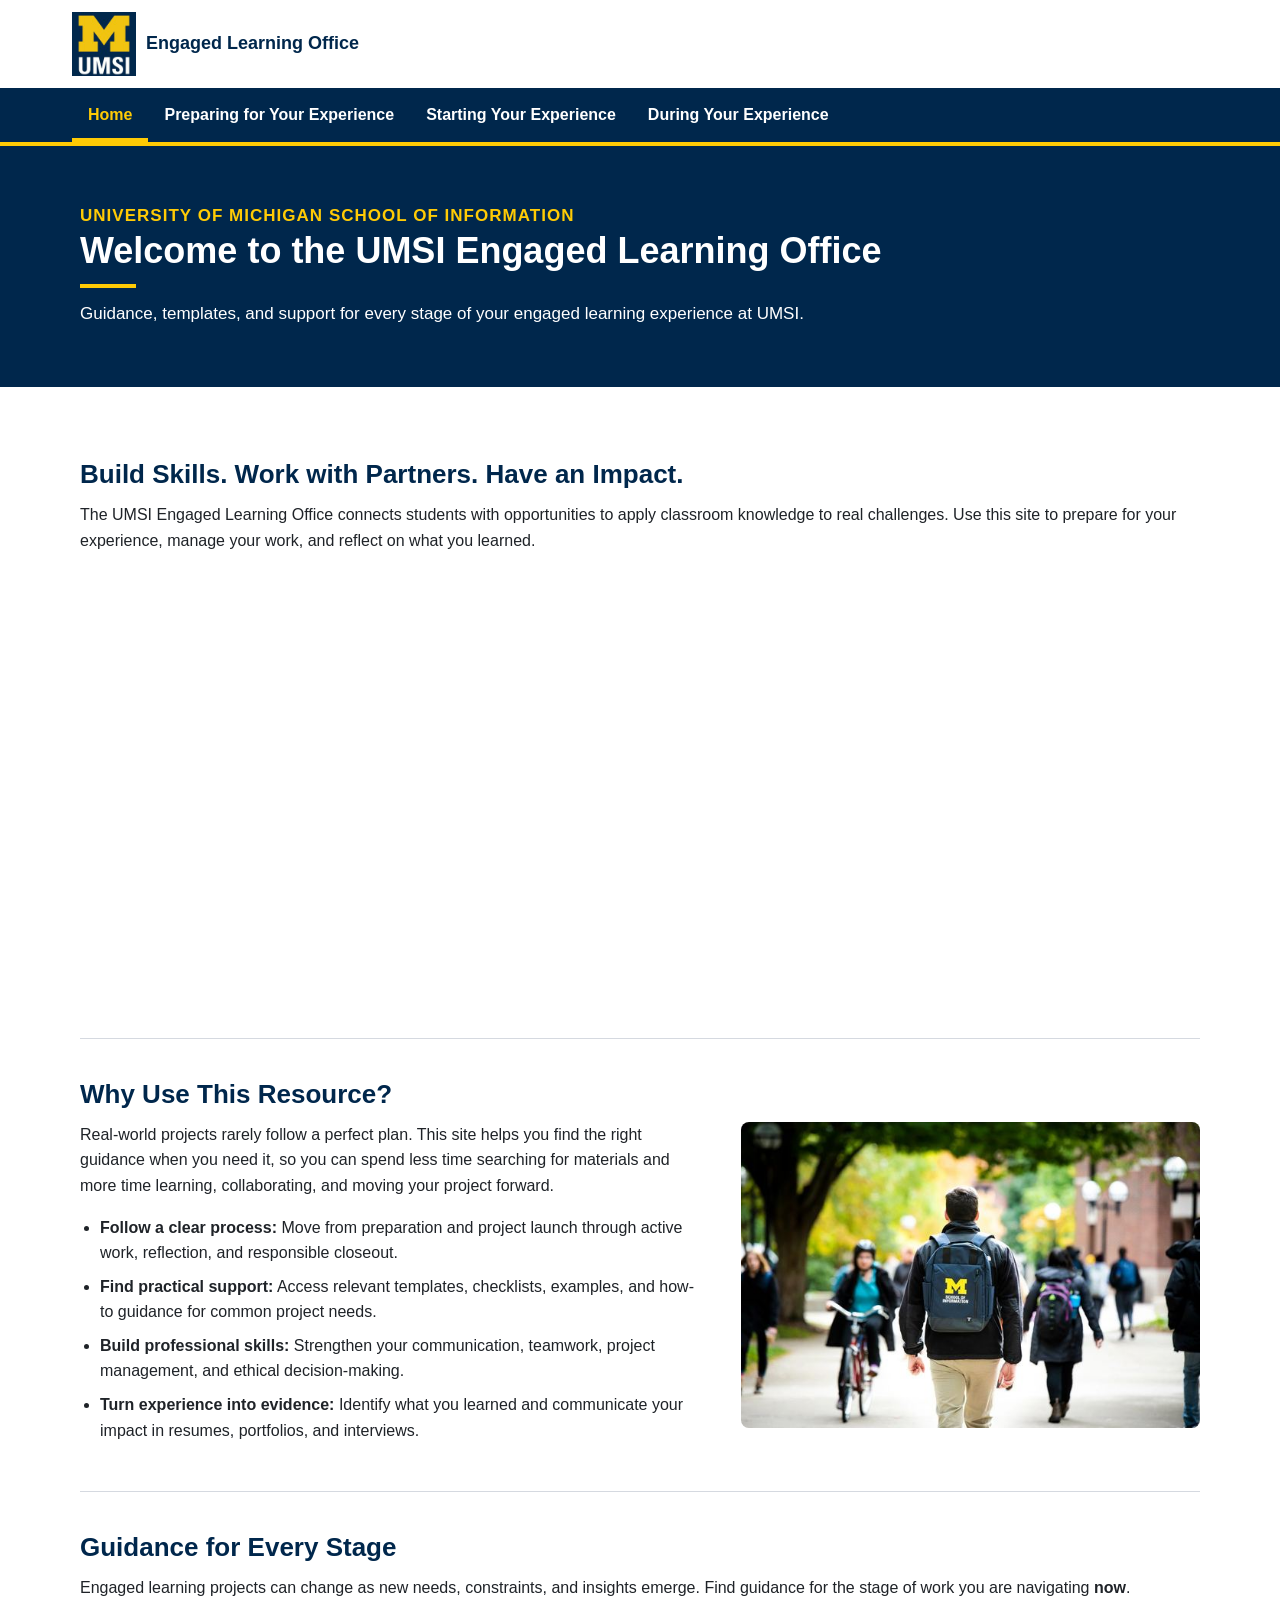
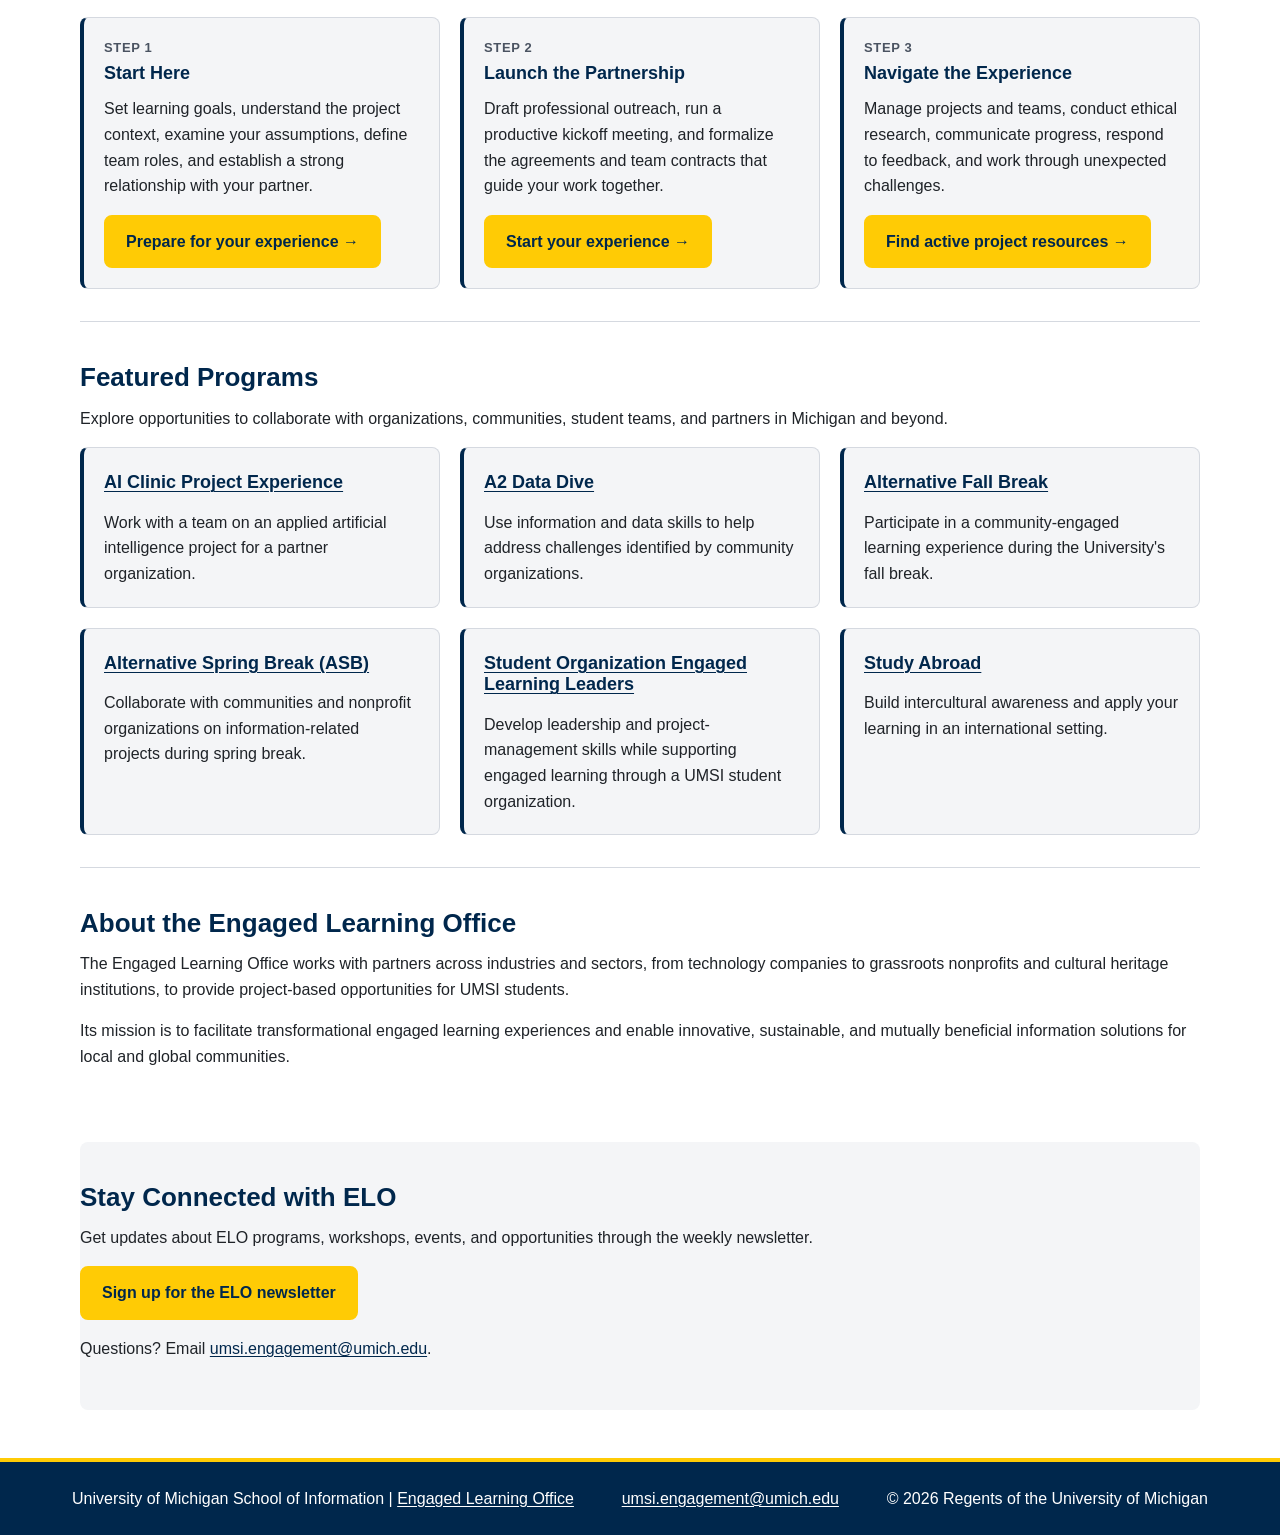
<file: index.html>
<!DOCTYPE html>
<html lang="en">
<head>
    <meta charset="UTF-8">
    <meta name="viewport" content="width=device-width, initial-scale=1.0">
    <title>Engaged Learning Resources | UMSI</title>
    <meta name="description" content="Guidance and resources from the UMSI Engaged Learning Office for every stage of your engaged learning experience.">
    <link rel="stylesheet" href="css/styles.css">
    <script src="js/main.js" defer></script>
</head>
<body>

    <header class="site-header">
        <a class="skip-link" href="#main">Skip to Main Content</a>
        <div class="header-bar">
            <a class="brand" href="index.html">
                <img src="images/umsi-logo-160.jpg" alt="University of Michigan School of Information" width="160" height="160">
                <span class="brand-text">Engaged Learning Office</span>
            </a>
            <button class="nav-toggle" type="button" aria-expanded="false" aria-controls="site-nav" hidden>
                <span class="nav-toggle-icon" aria-hidden="true"></span>
                Menu
            </button>
        </div>
        <nav id="site-nav" class="site-nav" aria-label="Main">
            <ul>
                <li><a href="index.html" aria-current="page">Home</a></li>
                <li><a href="prep.html">Preparing for Your Experience</a></li>
                <li><a href="starting.html">Starting Your Experience</a></li>
                <li><a href="during.html">During Your Experience</a></li>
            </ul>
        </nav>
    </header>

    <main id="main" tabindex="-1">
        <div class="hero">
            <div class="hero-inner">
                <p class="eyebrow">University of Michigan School of Information</p>
                <h1>Welcome to the UMSI Engaged Learning Office</h1>
                <p>Guidance, templates, and support for every stage of your engaged learning experience at UMSI.</p>
            </div>
        </div>
        <div class="content">
        <section>
            <h2>Build Skills. Work with Partners. Have an Impact.</h2>
            <p>
                The UMSI Engaged Learning Office connects students with opportunities to apply classroom knowledge to real challenges. Use this site to prepare for your experience, manage your work, and reflect on what you learned.
            </p>

            <div class="video">
                <iframe width="560" height="315" src="https://www.youtube.com/embed/81ZO9RfIJEQ?si=tBp82YWZMl1u7CVS" title="Video: Introduction to the UMSI Engaged Learning Office" loading="lazy" allow="accelerometer; autoplay; clipboard-write; encrypted-media; gyroscope; picture-in-picture; web-share" referrerpolicy="strict-origin-when-cross-origin" allowfullscreen></iframe>
            </div>
            <!-- Note: this iframe might cause an Axe ARIA error - that's not on you that's on YouTube! -->
        </section>

        <section>
            <h2>Why Use This Resource?</h2>

            <div class="photo-split">
                <div>
                    <p>Real-world projects rarely follow a perfect plan. This site helps you find the right guidance when you need it, so you can spend less time searching for materials and more time learning, collaborating, and moving your project forward.</p>
                    <ul>
                <li><strong>Follow a clear process:</strong> Move from preparation and project launch through active work, reflection, and responsible closeout.</li>
                <li><strong>Find practical support:</strong> Access relevant templates, checklists, examples, and how-to guidance for common project needs.</li>
                <li><strong>Build professional skills:</strong> Strengthen your communication, teamwork, project management, and ethical decision-making.</li>
                <li><strong>Turn experience into evidence:</strong> Identify what you learned and communicate your impact in resumes, portfolios, and interviews.</li>
            </ul>
                </div>
                <div class="photo"><img src="images/campus-600.jpg" srcset="images/campus-600.jpg 600w, images/campus-1200.jpg 1200w" sizes="(min-width: 900px) 34rem, (min-width: 600px) 45vw, 100vw" alt="A student wearing a UMSI backpack walks across campus on a fall day." width="1200" height="801" loading="lazy" decoding="async"></div>
            </div>
        </section>

        <section>
            <h2>Guidance for Every Stage</h2>
            <p>Engaged learning projects can change as new needs, constraints, and insights emerge. Find guidance for the stage of work you are navigating <strong>now</strong>.</p>
            <div class="card-grid card-grid-3">

            <article>
                <p class="step-label">Step 1</p>
                <h3>Start Here</h3>
                <p>Set learning goals, understand the project context, examine your assumptions, define team roles, and establish a strong relationship with your partner.</p>
                <a class="button button-arrow" href="prep.html">Prepare for your experience</a>
            </article>

            <article>
                <p class="step-label">Step 2</p>
                <h3>Launch the Partnership</h3>
                <p>Draft professional outreach, run a productive kickoff meeting, and formalize the agreements and team contracts that guide your work together.</p>
                <a class="button button-arrow" href="starting.html">Start your experience</a>
            </article>

            <article>
                <p class="step-label">Step 3</p>
                <h3>Navigate the Experience</h3>
                <p>Manage projects and teams, conduct ethical research, communicate progress, respond to feedback, and work through unexpected challenges.</p>
                <a class="button button-arrow" href="during.html">Find active project resources</a>
            </article>
            </div>
        </section>

        <section>
            <h2>Featured Programs</h2>
            <p>Explore opportunities to collaborate with organizations, communities, student teams, and partners in Michigan and beyond.</p>
            <div class="card-grid card-grid-3">
            <article>
                <h3><a href="https://mcompass.umich.edu/_portal/tds-program-brochure?programid=12810">AI Clinic Project Experience</a></h3>
                <p>Work with a team on an applied artificial intelligence project for a partner organization.</p>
            </article>

            <article>
                <h3><a href="https://mcompass.umich.edu/_portal/tds-program-brochure?programid=12556">A2 Data Dive</a></h3>
                <p>Use information and data skills to help address challenges identified by community organizations.</p>
            </article>

            <article>
                <h3><a href="https://mcompass.umich.edu/_portal/tds-program-brochure?programid=11297">Alternative Fall Break</a></h3>
                <p>Participate in a community-engaged learning experience during the University's fall break.</p>
            </article>

            <article>
                <h3><a href="https://mcompass.umich.edu/_portal/tds-program-brochure?programid=10621">Alternative Spring Break (ASB)</a></h3>
                <p>Collaborate with communities and nonprofit organizations on information-related projects during spring break.</p>
            </article>

            <article>
                <h3><a href="https://mcompass.umich.edu/_portal/tds-program-brochure?programid=12294">Student Organization Engaged Learning Leaders</a></h3>
                <p>Develop leadership and project-management skills while supporting engaged learning through a UMSI student organization.</p>
            </article>

            <article>
                <h3><a href="https://www.si.umich.edu/student-life/study-abroad">Study Abroad</a></h3>
                <p>Build intercultural awareness and apply your learning in an international setting.</p>
            </article>
            </div>
        </section>

        <section>
            <h2>About the Engaged Learning Office</h2>
            <p>The Engaged Learning Office works with partners across industries and sectors, from technology companies to grassroots nonprofits and cultural heritage institutions, to provide project-based opportunities for UMSI students.</p>
            <p>Its mission is to facilitate transformational engaged learning experiences and enable innovative, sustainable, and mutually beneficial information solutions for local and global communities.</p>
        </section>

        <aside class="callout">
            <h2>Stay Connected with ELO</h2>
            <p>Get updates about ELO programs, workshops, events, and opportunities through the weekly newsletter.</p>
            <p><a class="button" href="https://umsi.info/elo-newsletter">Sign up for the ELO newsletter</a></p>
            <p>Questions? Email <a href="mailto:umsi.engagement@umich.edu">umsi.engagement@umich.edu</a>.</p>
        </aside>

        <!-- Content taken & modified from UMGPT with the prompt, "Write me a webpage of intro content to help meet the following requirements - this is for the home page": and then pasted in the client objectives & project requirements"
        UMGPT. (2026). UMGPT (GPT-5.6 Sol September 7th version) [Large language model]. -->
        </div>
    </main>

    <footer class="site-footer">
        <div class="footer-inner">
            <p>University of Michigan School of Information | <a href="https://www.si.umich.edu/programs/engaged-learning/about-engaged-learning-office">Engaged Learning Office</a></p>
            <address>
                <a href="mailto:umsi.engagement@umich.edu">umsi.engagement@umich.edu</a>
            </address>
            <p>&copy; 2026 Regents of the University of Michigan</p>
        </div>
    </footer>
</body>
</html>
</file>
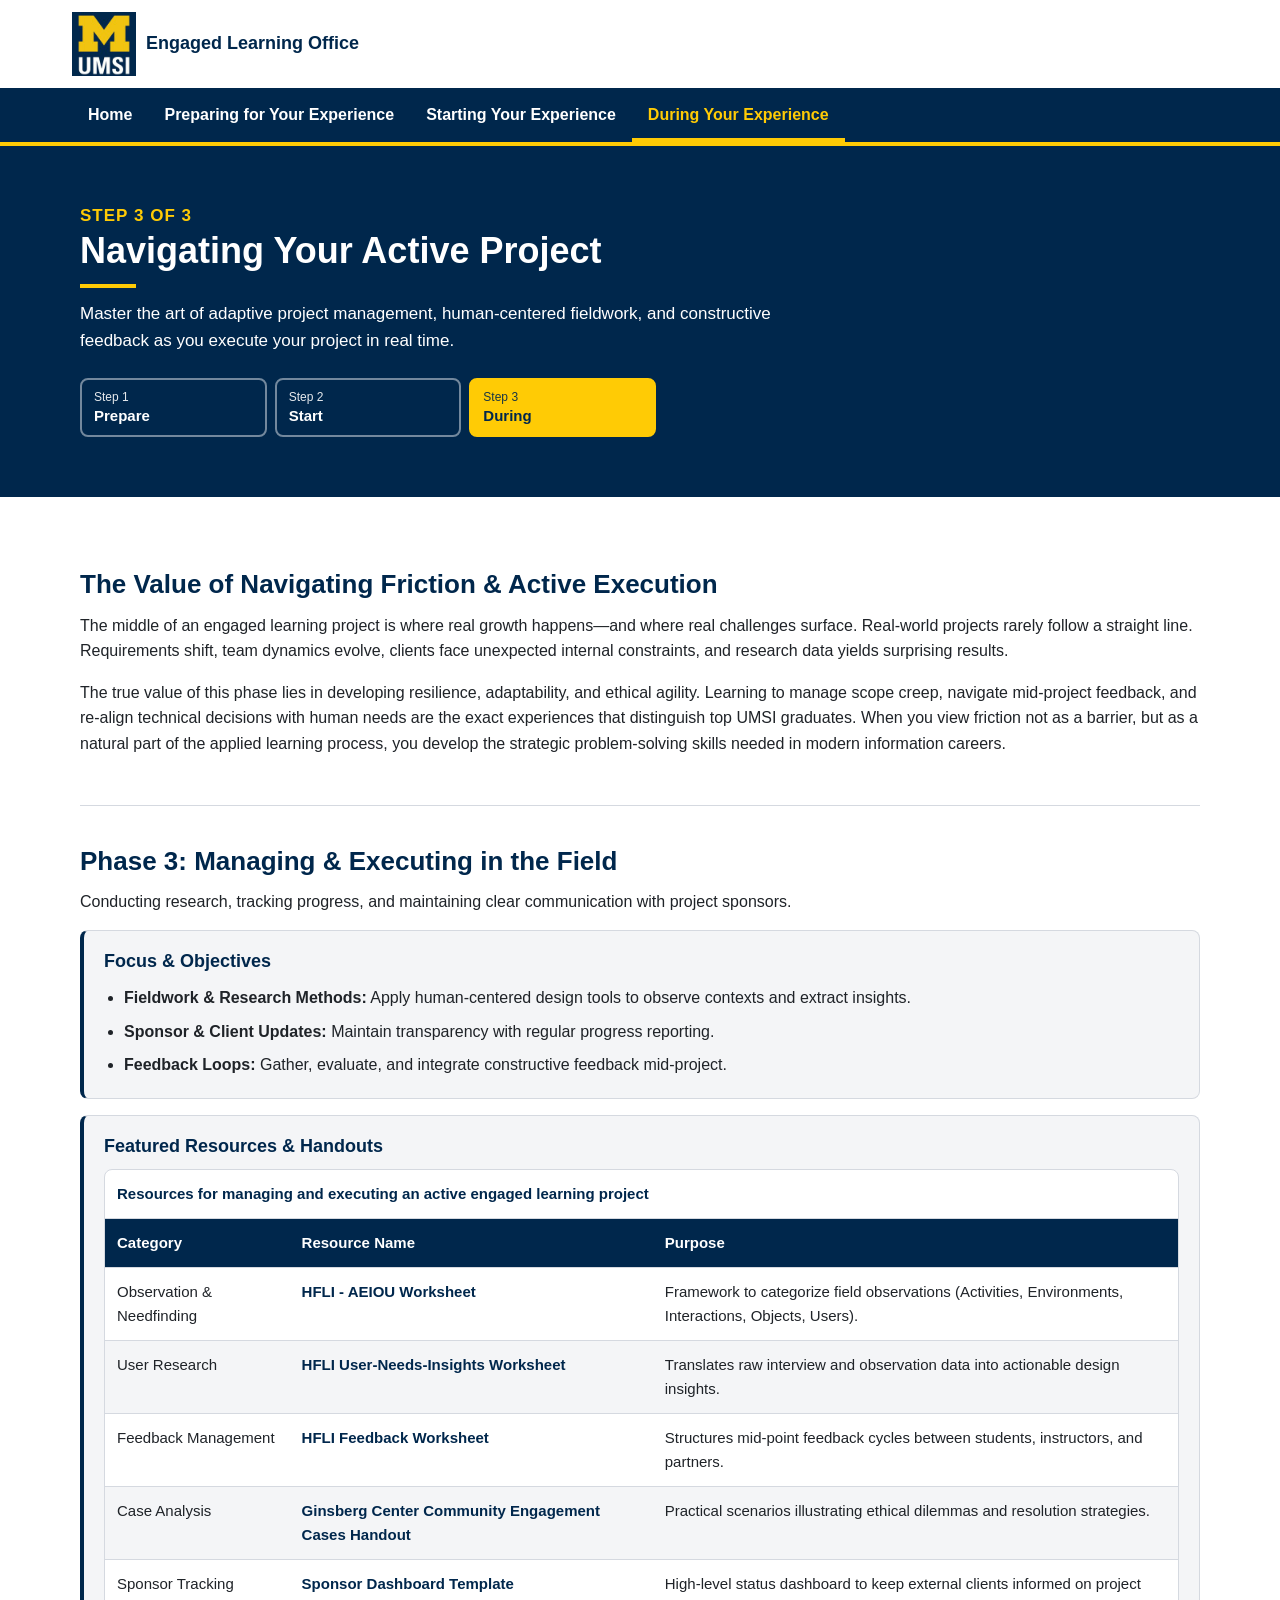
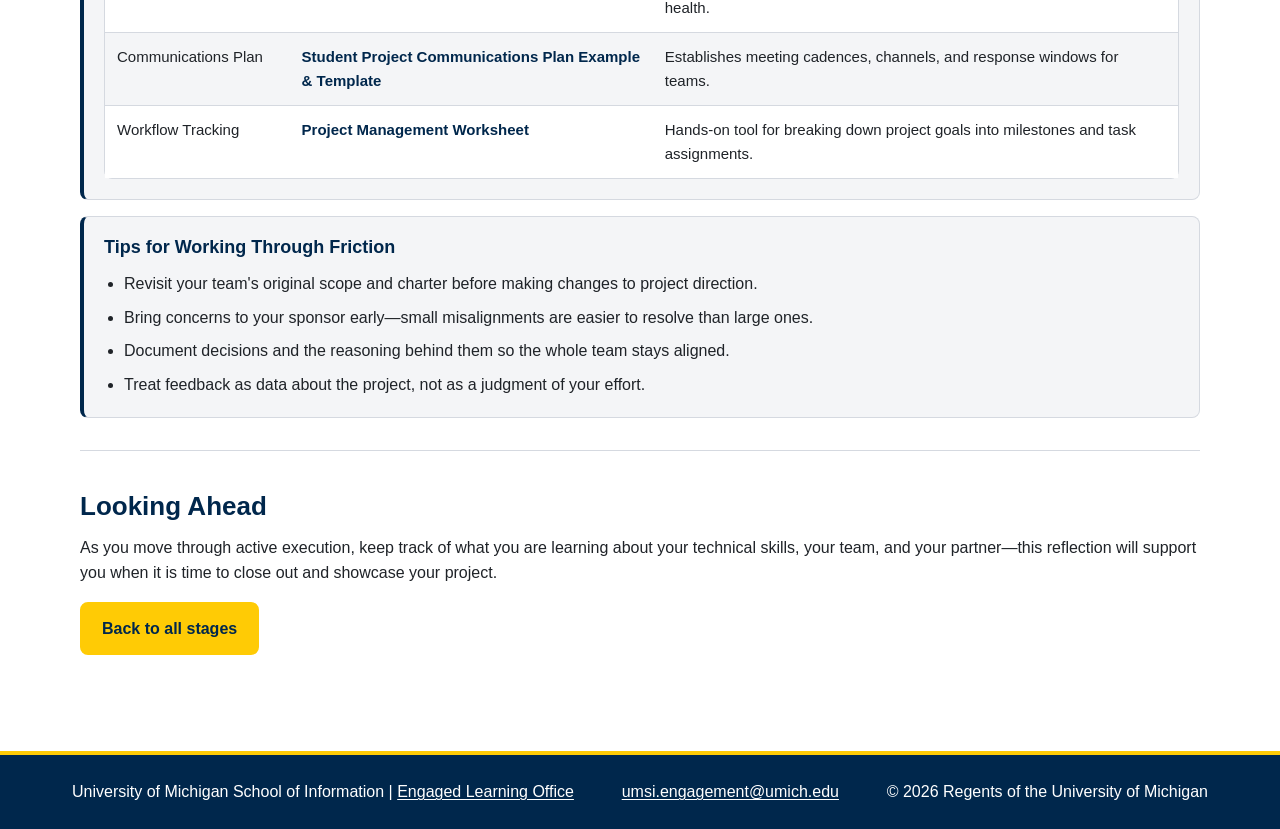
<file: during.html>
<!DOCTYPE html>
<html lang="en">
<head>
    <meta charset="UTF-8">
    <meta name="viewport" content="width=device-width, initial-scale=1.0">
    <title>During Your Experience | UMSI Engaged Learning</title>
    <meta name="description" content="Guidance and resources from the UMSI Engaged Learning Office for every stage of your engaged learning experience.">
    <link rel="stylesheet" href="css/styles.css">
    <script src="js/main.js" defer></script>
</head>
<body>

    <header class="site-header">
        <a class="skip-link" href="#main">Skip to Main Content</a>
        <div class="header-bar">
            <a class="brand" href="index.html">
                <img src="images/umsi-logo-160.jpg" alt="University of Michigan School of Information" width="160" height="160">
                <span class="brand-text">Engaged Learning Office</span>
            </a>
            <button class="nav-toggle" type="button" aria-expanded="false" aria-controls="site-nav" hidden>
                <span class="nav-toggle-icon" aria-hidden="true"></span>
                Menu
            </button>
        </div>
        <nav id="site-nav" class="site-nav" aria-label="Main">
            <ul>
                <li><a href="index.html">Home</a></li>
                <li><a href="prep.html">Preparing for Your Experience</a></li>
                <li><a href="starting.html">Starting Your Experience</a></li>
                <li><a href="during.html" aria-current="page">During Your Experience</a></li>
            </ul>
        </nav>
    </header>

    <main id="main" tabindex="-1">
        <div class="hero">
            <div class="hero-inner">
                <p class="eyebrow">Step 3 of 3</p>
                <h1>Navigating Your Active Project</h1>
                <p>Master the art of adaptive project management, human-centered fieldwork, and constructive feedback as you execute your project in real time.</p>
                <nav aria-label="Engaged learning lifecycle">
                    <ol class="stepper">
                    <li><a href="prep.html">Prepare</a></li>
                    <li><a href="starting.html">Start</a></li>
                    <li><a href="during.html" aria-current="step">During</a></li>
                    </ol>
                </nav>
            </div>
        </div>
        <div class="content">

        <section>
            <h2>The Value of Navigating Friction &amp; Active Execution</h2>
            <p>The middle of an engaged learning project is where real growth happens&mdash;and where real challenges surface. Real-world projects rarely follow a straight line. Requirements shift, team dynamics evolve, clients face unexpected internal constraints, and research data yields surprising results.</p>
            <p>The true value of this phase lies in developing resilience, adaptability, and ethical agility. Learning to manage scope creep, navigate mid-project feedback, and re-align technical decisions with human needs are the exact experiences that distinguish top UMSI graduates. When you view friction not as a barrier, but as a natural part of the applied learning process, you develop the strategic problem-solving skills needed in modern information careers.</p>
        </section>

        <section>
            <h2>Phase 3: Managing &amp; Executing in the Field</h2>
            <p>Conducting research, tracking progress, and maintaining clear communication with project sponsors.</p>

            <article>
                <h3>Focus &amp; Objectives</h3>
                <ul>
                    <li><strong>Fieldwork &amp; Research Methods:</strong> Apply human-centered design tools to observe contexts and extract insights.</li>
                    <li><strong>Sponsor &amp; Client Updates:</strong> Maintain transparency with regular progress reporting.</li>
                    <li><strong>Feedback Loops:</strong> Gather, evaluate, and integrate constructive feedback mid-project.</li>
                </ul>
            </article>

            <article>
                <h3>Featured Resources &amp; Handouts</h3>
                <div class="table-wrap">
                <table class="stack-table" role="table">
                    <caption id="resource-table-caption">Resources for managing and executing an active engaged learning project</caption>
                    <thead role="rowgroup">
                        <tr role="row">
                            <th scope="col" role="columnheader">Category</th>
                            <th scope="col" role="columnheader">Resource Name</th>
                            <th scope="col" role="columnheader">Purpose</th>
                        </tr>
                    </thead>
                    <tbody role="rowgroup">
                        <tr role="row">
                            <td role="cell" data-label="Category">Observation &amp; Needfinding</td>
                            <td role="cell" data-label="Resource Name">HFLI - AEIOU Worksheet</td>
                            <td role="cell" data-label="Purpose">Framework to categorize field observations (Activities, Environments, Interactions, Objects, Users).</td>
                        </tr>
                        <tr role="row">
                            <td role="cell" data-label="Category">User Research</td>
                            <td role="cell" data-label="Resource Name">HFLI User-Needs-Insights Worksheet</td>
                            <td role="cell" data-label="Purpose">Translates raw interview and observation data into actionable design insights.</td>
                        </tr>
                        <tr role="row">
                            <td role="cell" data-label="Category">Feedback Management</td>
                            <td role="cell" data-label="Resource Name">HFLI Feedback Worksheet</td>
                            <td role="cell" data-label="Purpose">Structures mid-point feedback cycles between students, instructors, and partners.</td>
                        </tr>
                        <tr role="row">
                            <td role="cell" data-label="Category">Case Analysis</td>
                            <td role="cell" data-label="Resource Name">Ginsberg Center Community Engagement Cases Handout</td>
                            <td role="cell" data-label="Purpose">Practical scenarios illustrating ethical dilemmas and resolution strategies.</td>
                        </tr>
                        <tr role="row">
                            <td role="cell" data-label="Category">Sponsor Tracking</td>
                            <td role="cell" data-label="Resource Name">Sponsor Dashboard Template</td>
                            <td role="cell" data-label="Purpose">High-level status dashboard to keep external clients informed on project health.</td>
                        </tr>
                        <tr role="row">
                            <td role="cell" data-label="Category">Communications Plan</td>
                            <td role="cell" data-label="Resource Name">Student Project Communications Plan Example &amp; Template</td>
                            <td role="cell" data-label="Purpose">Establishes meeting cadences, channels, and response windows for teams.</td>
                        </tr>
                        <tr role="row">
                            <td role="cell" data-label="Category">Workflow Tracking</td>
                            <td role="cell" data-label="Resource Name">Project Management Worksheet</td>
                            <td role="cell" data-label="Purpose">Hands-on tool for breaking down project goals into milestones and task assignments.</td>
                        </tr>
                    </tbody>
                </table>
                </div>
            </article>

            <article>
                <h3>Tips for Working Through Friction</h3>
                <ul>
                    <li>Revisit your team's original scope and charter before making changes to project direction.</li>
                    <li>Bring concerns to your sponsor early&mdash;small misalignments are easier to resolve than large ones.</li>
                    <li>Document decisions and the reasoning behind them so the whole team stays aligned.</li>
                    <li>Treat feedback as data about the project, not as a judgment of your effort.</li>
                </ul>
            </article>
        </section>

        <section>
            <h2>Looking Ahead</h2>
            <p>As you move through active execution, keep track of what you are learning about your technical skills, your team, and your partner&mdash;this reflection will support you when it is time to close out and showcase your project.</p>
            <p><a class="button" href="index.html">Back to all stages</a></p>
        </section>

        <!-- Content adapted from the ELO Content Document (Phase 3: Managing & Executing in the Field / During the Experience) provided for this client project. -->
        </div>
    </main>

    <footer class="site-footer">
        <div class="footer-inner">
            <p>University of Michigan School of Information | <a href="https://www.si.umich.edu/programs/engaged-learning/about-engaged-learning-office">Engaged Learning Office</a></p>
            <address>
                <a href="mailto:umsi.engagement@umich.edu">umsi.engagement@umich.edu</a>
            </address>
            <p>&copy; 2026 Regents of the University of Michigan</p>
        </div>
    </footer>

</body>
</html>
</file>
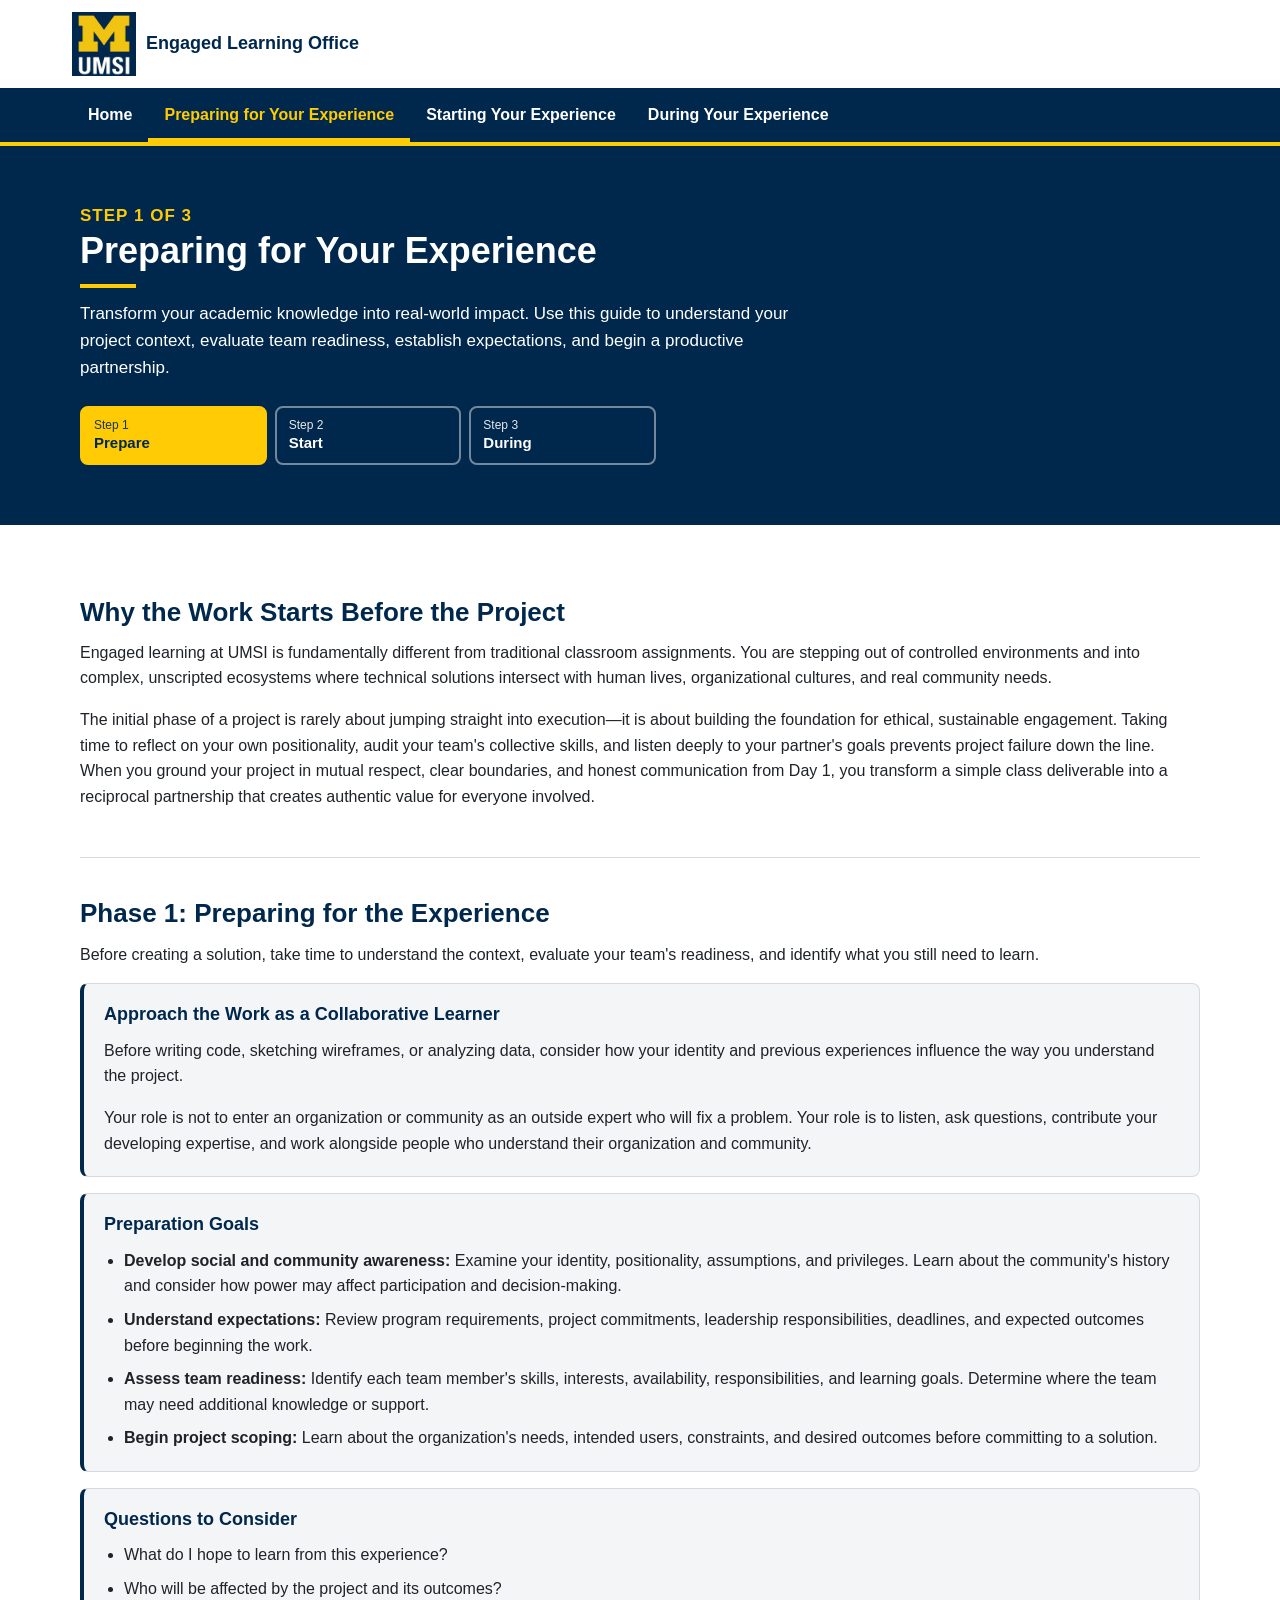
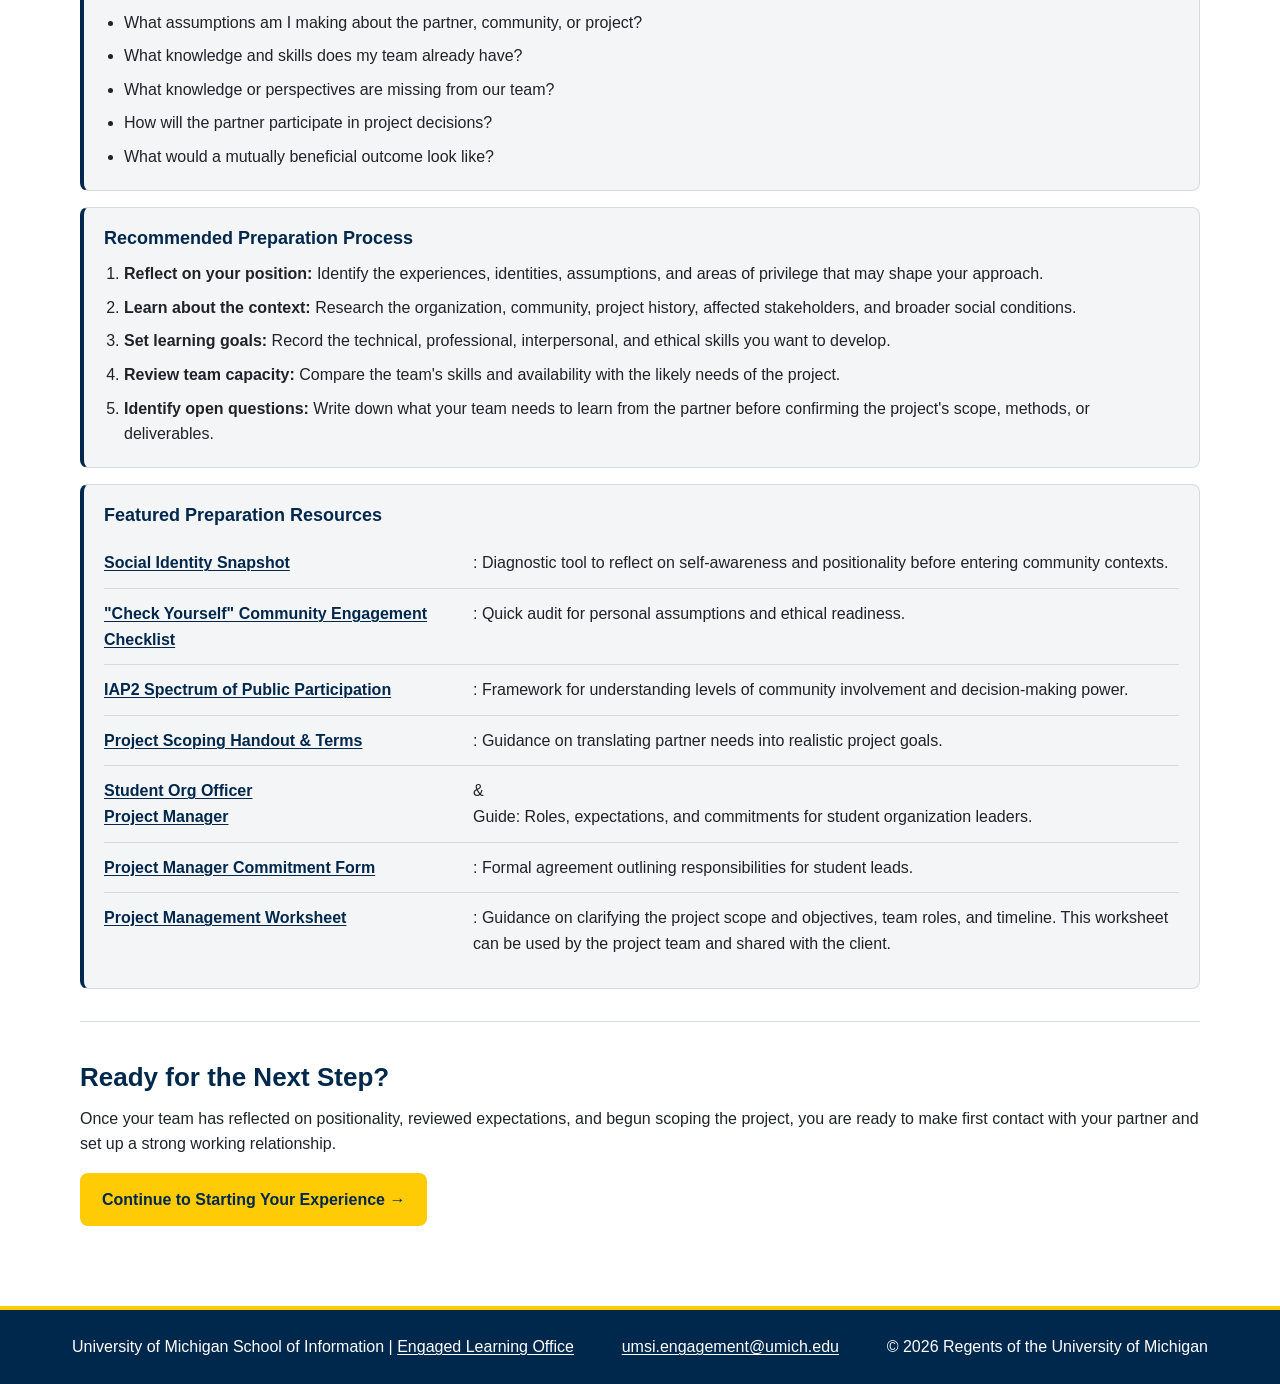
<file: prep.html>
<!DOCTYPE html>
<html lang="en">
<head>
    <meta charset="UTF-8">
    <meta name="viewport" content="width=device-width, initial-scale=1.0">
    <title>Preparing for Your Experience | UMSI Engaged Learning</title>
    <meta name="description" content="Guidance and resources from the UMSI Engaged Learning Office for every stage of your engaged learning experience.">
    <link rel="stylesheet" href="css/styles.css">
    <script src="js/main.js" defer></script>
</head>
<body>

    <header class="site-header">
        <a class="skip-link" href="#main">Skip to Main Content</a>
        <div class="header-bar">
            <a class="brand" href="index.html">
                <img src="images/umsi-logo-160.jpg" alt="University of Michigan School of Information" width="160" height="160">
                <span class="brand-text">Engaged Learning Office</span>
            </a>
            <button class="nav-toggle" type="button" aria-expanded="false" aria-controls="site-nav" hidden>
                <span class="nav-toggle-icon" aria-hidden="true"></span>
                Menu
            </button>
        </div>
        <nav id="site-nav" class="site-nav" aria-label="Main">
            <ul>
                <li><a href="index.html">Home</a></li>
                <li><a href="prep.html" aria-current="page">Preparing for Your Experience</a></li>
                <li><a href="starting.html">Starting Your Experience</a></li>
                <li><a href="during.html">During Your Experience</a></li>
            </ul>
        </nav>
    </header>

    <main id="main" tabindex="-1">
        <div class="hero">
            <div class="hero-inner">
                <p class="eyebrow">Step 1 of 3</p>
                <h1>Preparing for Your Experience</h1>
                <p>Transform your academic knowledge into real-world impact. Use this guide to understand your project context, evaluate team readiness, establish expectations, and begin a productive partnership.</p>
                <nav aria-label="Engaged learning lifecycle">
                    <ol class="stepper">
                    <li><a href="prep.html" aria-current="step">Prepare</a></li>
                    <li><a href="starting.html">Start</a></li>
                    <li><a href="during.html">During</a></li>
                    </ol>
                </nav>
            </div>
        </div>
        <div class="content">

        <section>
            <h2>Why the Work Starts Before the Project</h2>
            <p>Engaged learning at UMSI is fundamentally different from traditional classroom assignments. You are stepping out of controlled environments and into complex, unscripted ecosystems where technical solutions intersect with human lives, organizational cultures, and real community needs.</p>
            <p>The initial phase of a project is rarely about jumping straight into execution&mdash;it is about building the foundation for ethical, sustainable engagement. Taking time to reflect on your own positionality, audit your team's collective skills, and listen deeply to your partner's goals prevents project failure down the line. When you ground your project in mutual respect, clear boundaries, and honest communication from Day 1, you transform a simple class deliverable into a reciprocal partnership that creates authentic value for everyone involved.</p>
        </section>

        <section>
            <h2>Phase 1: Preparing for the Experience</h2>
            <p>Before creating a solution, take time to understand the context, evaluate your team's readiness, and identify what you still need to learn.</p>

            <article>
                <h3>Approach the Work as a Collaborative Learner</h3>
                <p>Before writing code, sketching wireframes, or analyzing data, consider how your identity and previous experiences influence the way you understand the project.</p>
                <p>Your role is not to enter an organization or community as an outside expert who will fix a problem. Your role is to listen, ask questions, contribute your developing expertise, and work alongside people who understand their organization and community.</p>
            </article>

            <article>
                <h3>Preparation Goals</h3>
                <ul>
                    <li><strong>Develop social and community awareness:</strong> Examine your identity, positionality, assumptions, and privileges. Learn about the community's history and consider how power may affect participation and decision-making.</li>
                    <li><strong>Understand expectations:</strong> Review program requirements, project commitments, leadership responsibilities, deadlines, and expected outcomes before beginning the work.</li>
                    <li><strong>Assess team readiness:</strong> Identify each team member's skills, interests, availability, responsibilities, and learning goals. Determine where the team may need additional knowledge or support.</li>
                    <li><strong>Begin project scoping:</strong> Learn about the organization's needs, intended users, constraints, and desired outcomes before committing to a solution.</li>
                </ul>
            </article>

            <article>
                <h3>Questions to Consider</h3>
                <ul>
                    <li>What do I hope to learn from this experience?</li>
                    <li>Who will be affected by the project and its outcomes?</li>
                    <li>What assumptions am I making about the partner, community, or project?</li>
                    <li>What knowledge and skills does my team already have?</li>
                    <li>What knowledge or perspectives are missing from our team?</li>
                    <li>How will the partner participate in project decisions?</li>
                    <li>What would a mutually beneficial outcome look like?</li>
                </ul>
            </article>

            <article>
                <h3>Recommended Preparation Process</h3>
                <ol>
                    <li><strong>Reflect on your position:</strong> Identify the experiences, identities, assumptions, and areas of privilege that may shape your approach.</li>
                    <li><strong>Learn about the context:</strong> Research the organization, community, project history, affected stakeholders, and broader social conditions.</li>
                    <li><strong>Set learning goals:</strong> Record the technical, professional, interpersonal, and ethical skills you want to develop.</li>
                    <li><strong>Review team capacity:</strong> Compare the team's skills and availability with the likely needs of the project.</li>
                    <li><strong>Identify open questions:</strong> Write down what your team needs to learn from the partner before confirming the project's scope, methods, or deliverables.</li>
                </ol>
            </article>

            <article>
                <h3>Featured Preparation Resources</h3>
                <ul class="resource-list">
                    <li><a href="https://sites.lsa.umich.edu/equitable-teaching/social-identity-snapshot">Social Identity Snapshot</a>: Diagnostic tool to reflect on self-awareness and positionality before entering community contexts.</li>
                    <li><a href="https://docs.google.com/document/d/1Qt9YeStVwDHjwJhOLAz42JSNQR2lFMurdUtxtdrGkuc/edit?tab=t.0#heading=h.ch0bvccjkrzn">"Check Yourself" Community Engagement Checklist</a>: Quick audit for personal assumptions and ethical readiness.</li>
                    <li><a href="https://drive.google.com/file/d/1zc1RNlrDxV51-muOERdDTnINQcquJpOA/view?usp=sharing">IAP2 Spectrum of Public Participation</a>: Framework for understanding levels of community involvement and decision-making power.</li>
                    <li><a href="https://docs.google.com/document/d/1TrEDolwmOIlXgYgAP9VvlOGoYOwFfe6KxzZOgZSVYVw/edit?usp=drive_link">Project Scoping Handout &amp; Terms</a>: Guidance on translating partner needs into realistic project goals.</li>
                    <li><a href="https://docs.google.com/document/d/1AexsV_JeSd0kRUBbcifZpfBu6y6Zi8Y0iJScp1I3gkM/edit?usp=drive_link">Student Org Officer</a> &amp; <a href="https://docs.google.com/document/u/0/d/1uwOOS0TrXWzcSShj8DUFpckWo0t1UNu_Q7WVbZnLhX0/edit">Project Manager</a> Guide: Roles, expectations, and commitments for student organization leaders.</li>
                    <li><a href="https://docs.google.com/document/d/1U4lCNGyWKJ3C2i_VgFqAR45Z4zF1FehuthuqT-M2wdI/edit?usp=drive_link">Project Manager Commitment Form</a>: Formal agreement outlining responsibilities for student leads.</li>
                    <li><a href="https://docs.google.com/document/d/1twc-7TYWmb_PNrOBiDI1NuJqJAuhluTICr22GRd_NLc/edit?usp=drive_link">Project Management Worksheet</a>: Guidance on clarifying the project scope and objectives, team roles, and timeline. This worksheet can be used by the project team and shared with the client.</li>
                </ul>
            </article>
        </section>

        <section>
            <h2>Ready for the Next Step?</h2>
            <p>Once your team has reflected on positionality, reviewed expectations, and begun scoping the project, you are ready to make first contact with your partner and set up a strong working relationship.</p>
            <a class="button button-arrow" href="starting.html">Continue to Starting Your Experience</a>
        </section>

        <!-- Content taken & modified from UMGPT with the prompt, "for the same content write me some intro content and resources for a prep page using the ELO content below" - this was after I had asked for content for the home page.
        UMGPT. (2026). UMGPT (GPT-5.6 Sol September 7th version) [Large language model]. -->
        </div>
    </main>

    <footer class="site-footer">
        <div class="footer-inner">
            <p>University of Michigan School of Information | <a href="https://www.si.umich.edu/programs/engaged-learning/about-engaged-learning-office">Engaged Learning Office</a></p>
            <address>
                <a href="mailto:umsi.engagement@umich.edu">umsi.engagement@umich.edu</a>
            </address>
            <p>&copy; 2026 Regents of the University of Michigan</p>
        </div>
    </footer>

</body>
</html>
</file>
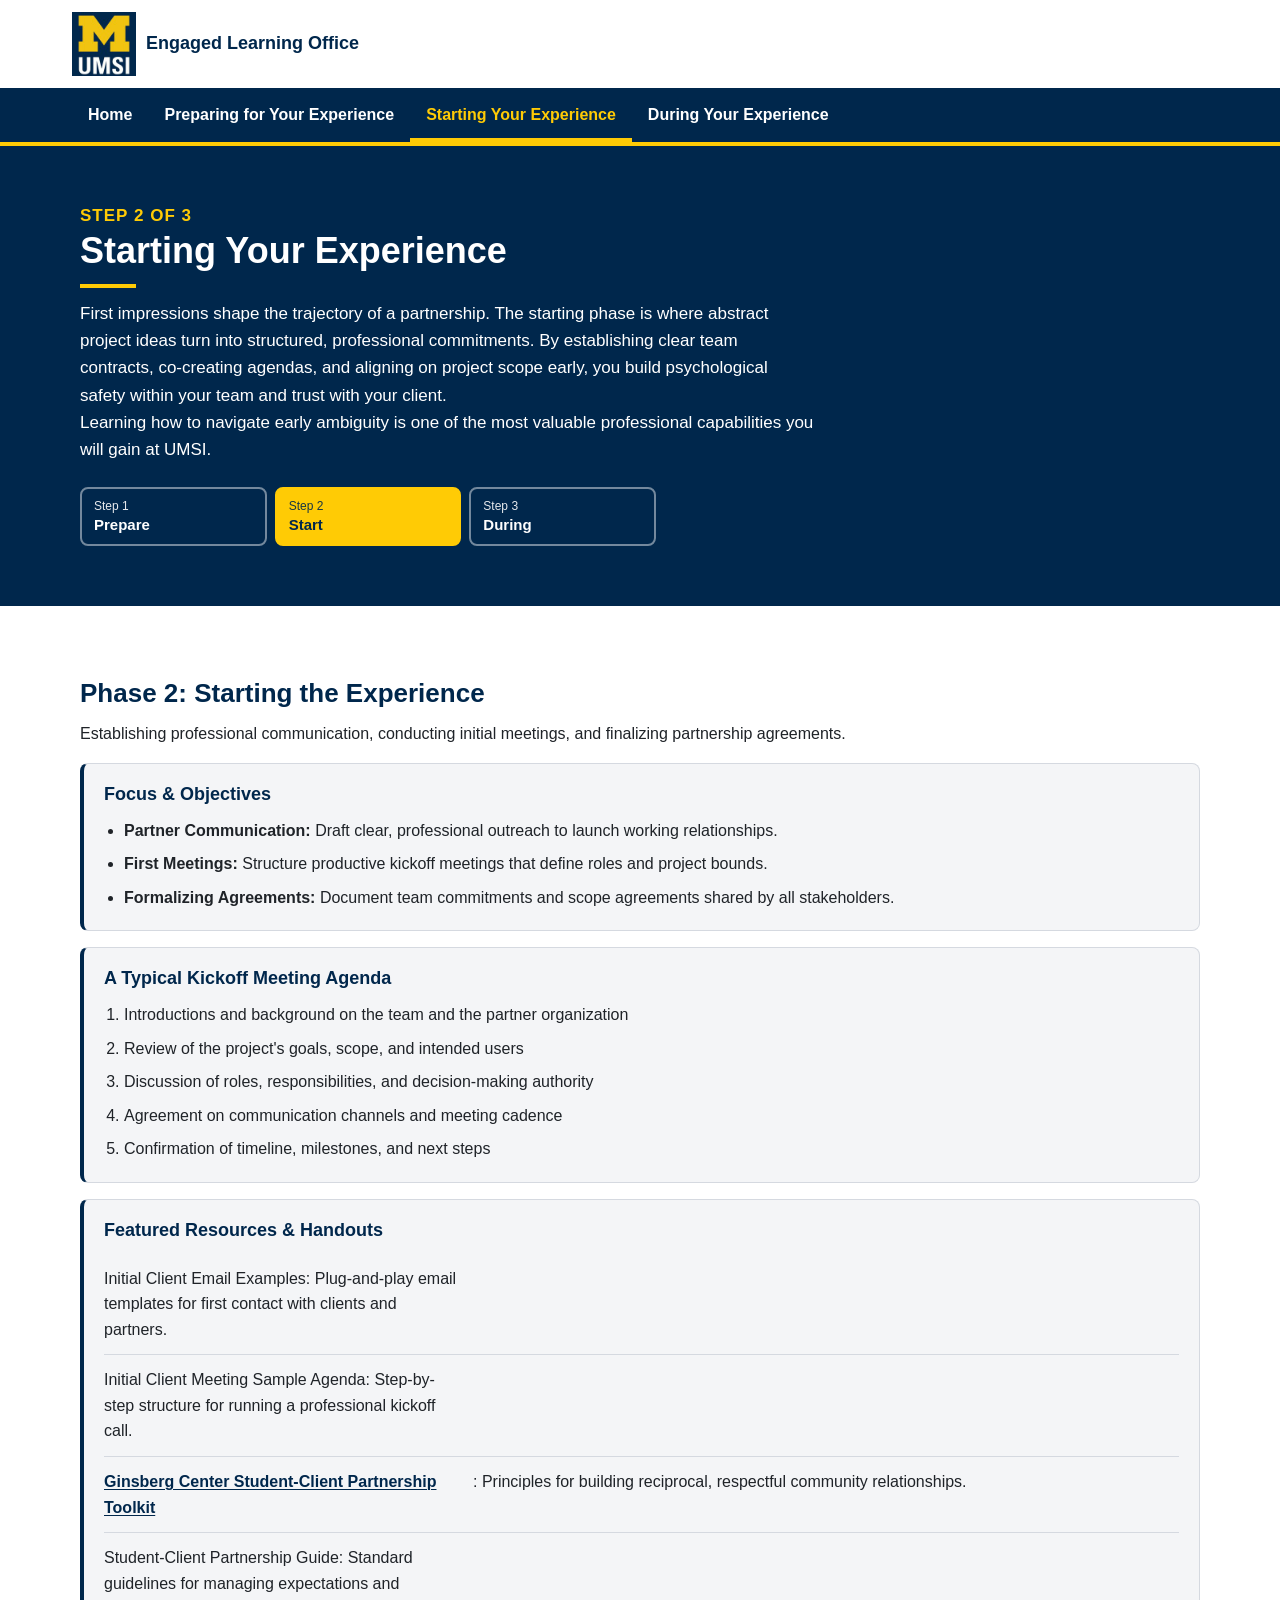
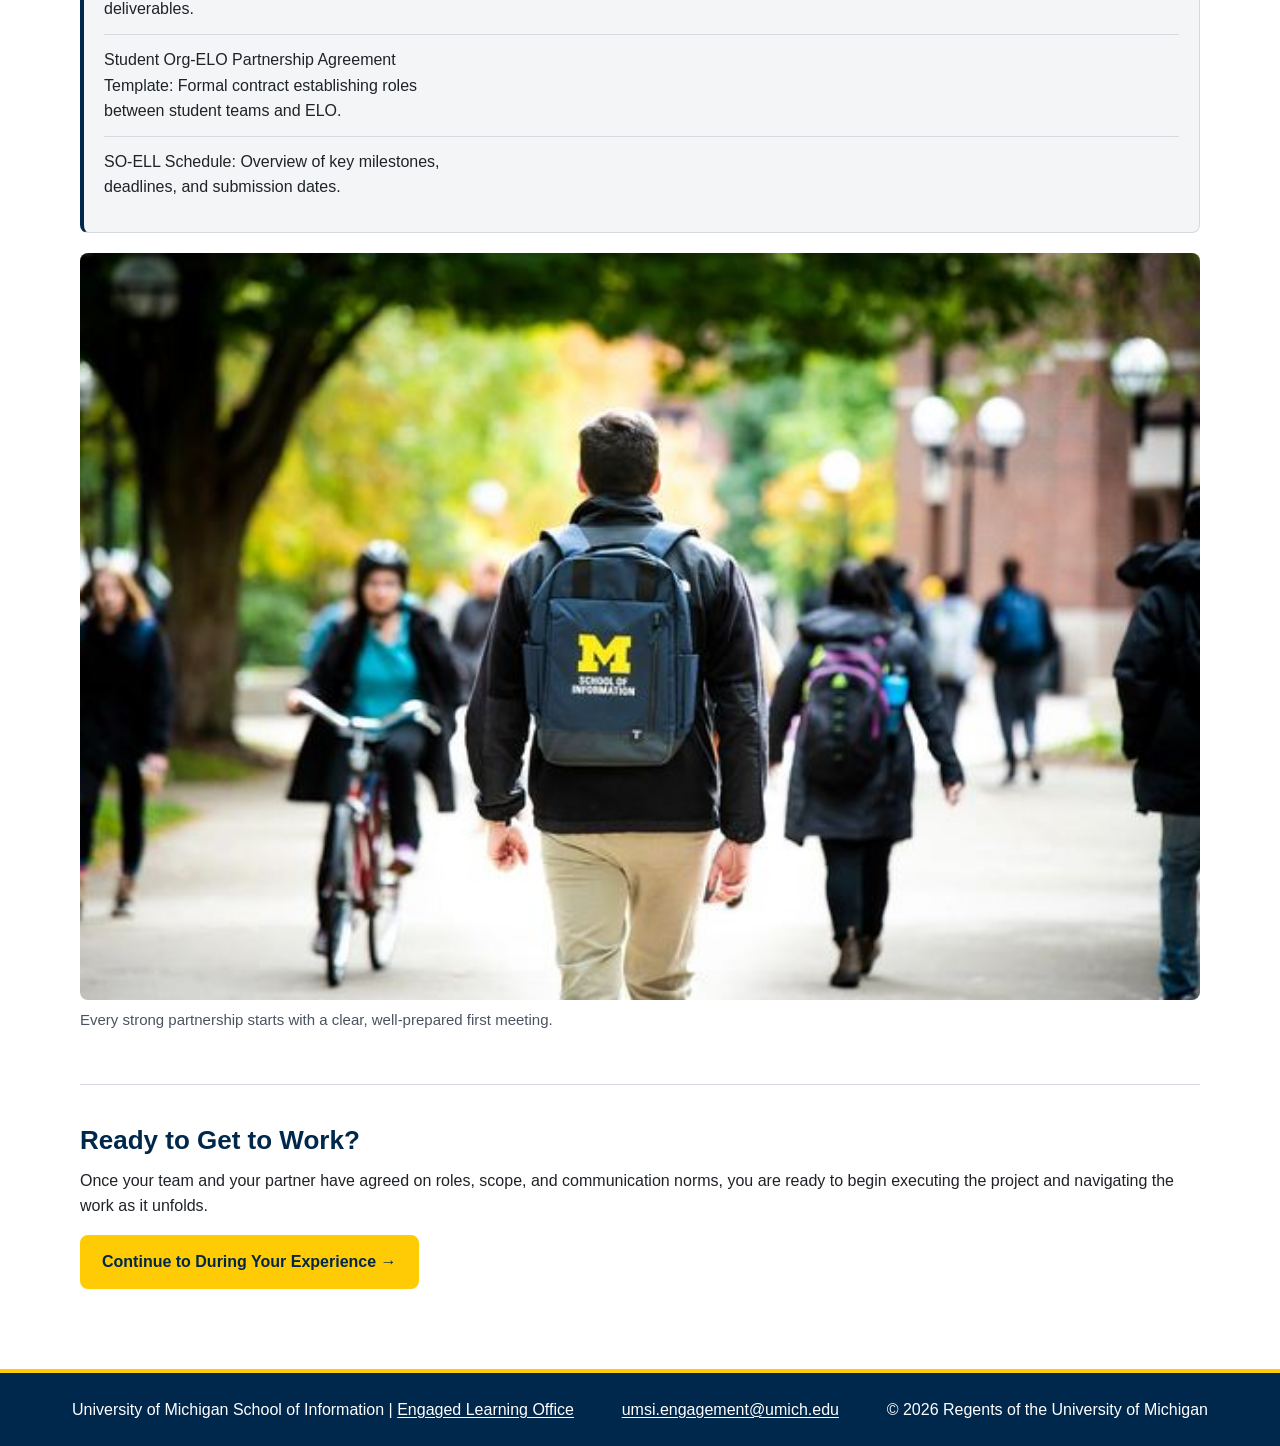
<file: starting.html>
<!DOCTYPE html>
<html lang="en">
<head>
    <meta charset="UTF-8">
    <meta name="viewport" content="width=device-width, initial-scale=1.0">
    <title>Starting Your Experience | UMSI Engaged Learning</title>
    <meta name="description" content="Guidance and resources from the UMSI Engaged Learning Office for every stage of your engaged learning experience.">
    <link rel="stylesheet" href="css/styles.css">
    <script src="js/main.js" defer></script>
</head>
<body>

    <header class="site-header">
        <a class="skip-link" href="#main">Skip to Main Content</a>
        <div class="header-bar">
            <a class="brand" href="index.html">
                <img src="images/umsi-logo-160.jpg" alt="University of Michigan School of Information" width="160" height="160">
                <span class="brand-text">Engaged Learning Office</span>
            </a>
            <button class="nav-toggle" type="button" aria-expanded="false" aria-controls="site-nav" hidden>
                <span class="nav-toggle-icon" aria-hidden="true"></span>
                Menu
            </button>
        </div>
        <nav id="site-nav" class="site-nav" aria-label="Main">
            <ul>
                <li><a href="index.html">Home</a></li>
                <li><a href="prep.html">Preparing for Your Experience</a></li>
                <li><a href="starting.html" aria-current="page">Starting Your Experience</a></li>
                <li><a href="during.html">During Your Experience</a></li>
            </ul>
        </nav>
    </header>

    <main id="main" tabindex="-1">
        <div class="hero">
            <div class="hero-inner">
                <p class="eyebrow">Step 2 of 3</p>
                <h1>Starting Your Experience</h1>
                <p>First impressions shape the trajectory of a partnership. The starting phase is where abstract project ideas turn into structured, professional commitments. By establishing clear team contracts, co-creating agendas, and aligning on project scope early, you build psychological safety within your team and trust with your client.</p> <p>Learning how to navigate early ambiguity is one of the most valuable professional capabilities you will gain at UMSI.</p>
                <nav aria-label="Engaged learning lifecycle">
                    <ol class="stepper">
                    <li><a href="prep.html">Prepare</a></li>
                    <li><a href="starting.html" aria-current="step">Start</a></li>
                    <li><a href="during.html">During</a></li>
                    </ol>
                </nav>
            </div>
        </div>
        <div class="content">

        <section>
            <h2>Phase 2: Starting the Experience</h2>
            <p>Establishing professional communication, conducting initial meetings, and finalizing partnership agreements.</p>

            <article>
                <h3>Focus &amp; Objectives</h3>
                <ul>
                    <li><strong>Partner Communication:</strong> Draft clear, professional outreach to launch working relationships.</li>
                    <li><strong>First Meetings:</strong> Structure productive kickoff meetings that define roles and project bounds.</li>
                    <li><strong>Formalizing Agreements:</strong> Document team commitments and scope agreements shared by all stakeholders.</li>
                </ul>
            </article>

            <article>
                <h3>A Typical Kickoff Meeting Agenda</h3>
                <ol>
                    <li>Introductions and background on the team and the partner organization</li>
                    <li>Review of the project's goals, scope, and intended users</li>
                    <li>Discussion of roles, responsibilities, and decision-making authority</li>
                    <li>Agreement on communication channels and meeting cadence</li>
                    <li>Confirmation of timeline, milestones, and next steps</li>
                </ol>
            </article>

            <article>
                <h3>Featured Resources &amp; Handouts</h3>
                <ul class="resource-list">
                    <li>Initial Client Email Examples: Plug-and-play email templates for first contact with clients and partners.</li>
                    <li>Initial Client Meeting Sample Agenda: Step-by-step structure for running a professional kickoff call.</li>
                    <li><a href="https://ginsberg.umich.edu/">Ginsberg Center Student-Client Partnership Toolkit</a>: Principles for building reciprocal, respectful community relationships.</li>
                    <li>Student-Client Partnership Guide: Standard guidelines for managing expectations and deliverables.</li>
                    <li>Student Org-ELO Partnership Agreement Template: Formal contract establishing roles between student teams and ELO.</li>
                    <li>SO-ELL Schedule: Overview of key milestones, deadlines, and submission dates.</li>
                </ul>
            </article>

            <figure>
                <img src="images/campus-600.jpg" srcset="images/campus-600.jpg 600w, images/campus-1200.jpg 1200w" sizes="(min-width: 900px) 34rem, (min-width: 600px) 45vw, 100vw" alt="A UMSI student walking to a meeting on campus with a backpack." width="1200" height="801" loading="lazy" decoding="async">
                <figcaption>Every strong partnership starts with a clear, well-prepared first meeting.</figcaption>
            </figure>
        </section>

        <section>
            <h2>Ready to Get to Work?</h2>
            <p>Once your team and your partner have agreed on roles, scope, and communication norms, you are ready to begin executing the project and navigating the work as it unfolds.</p>
            <a class="button button-arrow" href="during.html">Continue to During Your Experience</a>
        </section>

        <!-- Content adapted from the ELO Content Document (Phase 2: Starting the Experience) provided for this client project. -->
        </div>
    </main>

    <footer class="site-footer">
        <div class="footer-inner">
            <p>University of Michigan School of Information | <a href="https://www.si.umich.edu/programs/engaged-learning/about-engaged-learning-office">Engaged Learning Office</a></p>
            <address>
                <a href="mailto:umsi.engagement@umich.edu">umsi.engagement@umich.edu</a>
            </address>
            <p>&copy; 2026 Regents of the University of Michigan</p>
        </div>
    </footer>

</body>
</html>
</file>
<file: css/styles.css>
/* =========================================================
   UMSI Engaged Learning Office - Deliverable #2 (Mobile First)
   Base styles target small screens (~320-599px).
   Larger layouts are layered on with min-width media queries.
   Colors follow U-M brand: Michigan Blue #00274C, Maize #FFCB05
   ========================================================= */

:root {
  --blue: #00274C;        /* Michigan Blue */
  --blue-mid: #1a3d63;    /* lighter tint of blue for hover states */
  --maize: #FFCB05;       /* Michigan Maize */
  --white: #FFFFFF;
  --surface: #F4F5F7;     /* light neutral background for cards/sections */
  --border: #D5D9E0;
  --text: #1F2328;        /* near-black body text (16:1 on white) */
  --text-muted: #4A5361;  /* secondary text (7.6:1 on white) */

  --font: "Helvetica Neue", Helvetica, Arial, system-ui, sans-serif;
  --radius: 8px;
  --gutter: 1rem;
  --max-width: 70rem;
}

/* ---------- Reset & base ---------- */
*,
*::before,
*::after {
  box-sizing: border-box;
}

html {
  -webkit-text-size-adjust: 100%;
  scroll-behavior: smooth;
}

body {
  margin: 0;
  font-family: var(--font);
  font-size: 1rem;          /* 16px minimum keeps text readable on phones */
  line-height: 1.6;
  color: var(--text);
  background: var(--white);
}

img,
iframe {
  display: block;
  max-width: 100%;
}

img {
  height: auto;
}

h1,
h2,
h3 {
  line-height: 1.2;
  color: var(--blue);
  margin: 0 0 0.75rem;
}

h1 { font-size: 1.75rem; }
h2 { font-size: 1.375rem; margin-top: 0.5rem; }
h3 { font-size: 1.125rem; }

p,
ul,
ol {
  margin: 0 0 1rem;
}

ul,
ol {
  padding-left: 1.25rem;
}

li + li {
  margin-top: 0.5rem;
}

/* Links: underlined so they never rely on color alone */
a {
  color: var(--blue);
  text-decoration: underline;
  text-decoration-thickness: 1px;
  text-underline-offset: 0.15em;
}

a:hover {
  text-decoration-thickness: 3px;
  text-decoration-color: var(--maize);
}

/* Strong, visible keyboard focus on every interactive element */
:focus-visible {
  outline: 3px solid var(--blue);
  outline-offset: 3px;
  border-radius: 2px;
}

/* ---------- Skip link ---------- */
.skip-link {
  position: absolute;
  left: 0.5rem;
  top: -10rem;
  z-index: 100;
  padding: 0.75rem 1rem;
  background: var(--maize);
  color: var(--blue);
  font-weight: 700;
  border-radius: var(--radius);
}

.skip-link:focus {
  top: 0.5rem;
}

/* ---------- Header & brand ---------- */
.site-header {
  background: var(--white);
  border-bottom: 4px solid var(--maize);
}

.header-bar {
  display: flex;
  align-items: center;
  justify-content: space-between;
  gap: 0.75rem;
  max-width: var(--max-width);
  margin: 0 auto;
  padding: 0.5rem var(--gutter);
}

.brand {
  display: flex;
  align-items: center;
  gap: 0.625rem;
  color: var(--blue);
  font-weight: 700;
  text-decoration: none;
  line-height: 1.2;
}

.brand img {
  width: 56px;
  height: 56px;
}

.brand-text {
  font-size: 1rem;
}

/* ---------- Mobile menu button ---------- */
.nav-toggle {
  display: inline-flex;
  align-items: center;
  gap: 0.5rem;
  min-height: 44px;          /* WCAG touch-target size */
  min-width: 44px;
  padding: 0.5rem 0.875rem;
  font: inherit;
  font-weight: 700;
  color: var(--white);
  background: var(--blue);
  border: 2px solid var(--blue);
  border-radius: var(--radius);
  cursor: pointer;
}

.nav-toggle:hover {
  background: var(--blue-mid);
}

.nav-toggle-icon,
.nav-toggle-icon::before,
.nav-toggle-icon::after {
  display: block;
  width: 18px;
  height: 2px;
  background: currentColor;
  position: relative;
}

.nav-toggle-icon::before,
.nav-toggle-icon::after {
  content: "";
  position: absolute;
  left: 0;
}

.nav-toggle-icon::before { top: -6px; }
.nav-toggle-icon::after  { top: 6px; }

/* ---------- Navigation (stacked list on mobile) ---------- */
.site-nav {
  background: var(--blue);
}

.site-nav ul {
  list-style: none;
  margin: 0 auto;
  padding: 0.25rem 0;
  max-width: var(--max-width);
}

.site-nav li + li {
  margin-top: 0;
  border-top: 1px solid rgba(255, 255, 255, 0.15);
}

.site-nav a {
  display: block;
  padding: 0.875rem var(--gutter);
  min-height: 44px;
  color: var(--white);
  text-decoration: none;
  font-weight: 600;
}

.site-nav a:hover {
  background: var(--blue-mid);
  text-decoration: underline;
  text-decoration-color: var(--maize);
}

.site-nav a:focus-visible {
  outline-color: var(--maize);
  outline-offset: -3px;
}

/* Current page: shown with a maize bar + bold text, not color alone */
.site-nav a[aria-current="page"] {
  box-shadow: inset 4px 0 0 var(--maize);
  color: var(--maize);
}

/* When JavaScript runs, the menu collapses behind the button.
   Without JS the list simply stays visible, so nothing is lost. */
.js .site-nav[data-open="false"] {
  display: none;
}

/* ---------- Page hero (page title area) ---------- */
.hero {
  background: var(--blue);
  color: var(--white);
  padding: 2rem 0 2.25rem;
}

.hero-inner {
  max-width: var(--max-width);
  margin: 0 auto;
  padding: 0 var(--gutter);
}

.hero h1 {
  color: var(--white);
}

.hero h1::after {
  content: "";
  display: block;
  width: 3.5rem;
  height: 4px;
  margin-top: 0.75rem;
  background: var(--maize);
}

.hero p {
  font-size: 1.0625rem;
  margin-bottom: 0;
  max-width: 40rem;
}

.eyebrow {
  margin: 0 0 0.5rem;
  font-size: 0.875rem;
  font-weight: 700;
  letter-spacing: 0.06em;
  text-transform: uppercase;
  color: var(--maize);
}

/* ---------- Lifecycle stepper ---------- */
.stepper {
  list-style: none;
  display: flex;
  gap: 0.5rem;
  margin: 1.5rem 0 0;
  padding: 0;
  counter-reset: step;
}

.stepper li {
  flex: 1;
  margin: 0;
  counter-increment: step;
}

.stepper a {
  display: block;
  height: 100%;
  min-height: 44px;
  padding: 0.5rem;
  font-size: 0.875rem;
  font-weight: 600;
  line-height: 1.3;
  color: var(--white);
  text-decoration: none;
  border: 2px solid rgba(255, 255, 255, 0.45);
  border-radius: var(--radius);
}

.stepper a::before {
  content: "Step " counter(step);
  display: block;
  font-size: 0.75rem;
  font-weight: 400;
  opacity: 0.9;
}

.stepper a:hover {
  border-color: var(--maize);
}

.stepper a:focus-visible {
  outline-color: var(--maize);
}

.stepper a[aria-current="step"] {
  background: var(--maize);
  border-color: var(--maize);
  color: var(--blue);
}

/* ---------- Main content layout ---------- */
main {
  display: block;
}

.content {
  max-width: var(--max-width);
  margin: 0 auto;
  padding: 1.5rem var(--gutter) 2rem;
}

.content > section,
.content > aside {
  padding: 1.5rem 0;
  border-bottom: 1px solid var(--border);
}

.content > section:last-of-type,
.content > aside:last-child {
  border-bottom: 0;
}

/* Cards (articles) */
.card-grid {
  display: grid;
  gap: 1rem;
  margin-top: 1rem;
}

article {
  background: var(--surface);
  border: 1px solid var(--border);
  border-left: 4px solid var(--blue);
  border-radius: var(--radius);
  padding: 1.25rem;
  margin-top: 1rem;
}

.card-grid > article {
  margin-top: 0;
}

article > :last-child {
  margin-bottom: 0;
}

.step-label {
  margin: 0 0 0.25rem;
  font-size: 0.8125rem;
  font-weight: 700;
  letter-spacing: 0.05em;
  text-transform: uppercase;
  color: var(--text-muted);
}

/* Call-to-action links styled as buttons */
.button {
  display: inline-block;
  min-height: 44px;
  padding: 0.75rem 1.25rem;
  background: var(--maize);
  color: var(--blue);
  font-weight: 700;
  text-decoration: none;
  border: 2px solid var(--maize);
  border-radius: var(--radius);
}

.button:hover {
  background: var(--white);
  border-color: var(--blue);
  text-decoration: none;
}

.button-arrow::after {
  content: " \2192";       /* decorative arrow; link text stays descriptive */
}

/* Resource lists: more breathing room for touch */
.resource-list {
  padding-left: 0;
  list-style: none;
}

.resource-list li {
  padding: 0.75rem 0;
  border-bottom: 1px solid var(--border);
}

.resource-list li + li {
  margin-top: 0;
}

.resource-list li:last-child {
  border-bottom: 0;
}

.resource-list a {
  font-weight: 700;
}

/* ---------- Media ---------- */
.video {
  margin: 1.25rem 0 0;
  max-width: 48rem;      /* keeps the video a comfortable size on wide screens */
}

.video iframe {
  width: 100%;
  height: auto;
  aspect-ratio: 16 / 9;
  border: 0;
  border-radius: var(--radius);
}

.photo,
figure {
  margin: 1.25rem 0;
}

.photo img,
figure img {
  width: 100%;
  border-radius: var(--radius);
  object-fit: cover;
}

figcaption {
  margin-top: 0.5rem;
  font-size: 0.9375rem;
  color: var(--text-muted);
}

/* ---------- Table ---------- */
/* Mobile: each row becomes a stacked card with its column label shown,
   so nothing scrolls sideways. ARIA table roles in the HTML keep it
   announced as a real table even though the display changes. */
.table-wrap {
  margin-top: 0.5rem;
}

table {
  width: 100%;
  border-collapse: collapse;
  font-size: 0.9375rem;
}

caption {
  padding: 0 0 0.75rem;
  text-align: left;
  font-weight: 700;
  color: var(--blue);
}

.stack-table thead {
  position: absolute;
  width: 1px;
  height: 1px;
  overflow: hidden;
  clip: rect(0 0 0 0);
  white-space: nowrap;
}

.stack-table tbody,
.stack-table tr,
.stack-table td {
  display: block;
}

.stack-table tr {
  background: var(--white);
  border: 1px solid var(--border);
  border-radius: var(--radius);
  padding: 0.75rem 1rem;
}

.stack-table tr + tr {
  margin-top: 0.75rem;
}

.stack-table td {
  padding: 0.25rem 0;
}

.stack-table td::before {
  content: attr(data-label);
  display: block;
  font-size: 0.8125rem;
  font-weight: 700;
  letter-spacing: 0.04em;
  text-transform: uppercase;
  color: var(--text-muted);
}

.stack-table td[data-label="Resource Name"] {
  font-weight: 700;
  color: var(--blue);
}

/* Tablet and up: back to a normal table grid */
@media (min-width: 600px) {
  .table-wrap {
    border: 1px solid var(--border);
    border-radius: var(--radius);
    background: var(--white);
  }

  caption {
    padding: 0.75rem;
  }

  .stack-table thead {
    position: static;
    width: auto;
    height: auto;
    overflow: visible;
    clip: auto;
    white-space: normal;
  }

  .stack-table thead { display: table-header-group; }
  .stack-table tbody { display: table-row-group; }
  .stack-table tr { display: table-row; border: 0; border-radius: 0; padding: 0; }
  .stack-table tr + tr { margin-top: 0; }
  .stack-table td { display: table-cell; }
  .stack-table td::before { content: none; }

  th,
  td {
    padding: 0.75rem;
    text-align: left;
    vertical-align: top;
    border-top: 1px solid var(--border);
  }

  .stack-table td {
    padding: 0.75rem;
  }

  th {
    background: var(--blue);
    color: var(--white);
  }

  tbody tr:nth-child(even) {
    background: var(--surface);
  }
}

/* ---------- Newsletter aside ---------- */
.callout {
  background: var(--surface);
  border-radius: var(--radius);
  padding: 1.5rem var(--gutter);
  margin-top: 1.5rem;
}

.content > aside.callout {
  border-bottom: 0;
}

/* ---------- Footer ---------- */
.site-footer {
  background: var(--blue);
  color: var(--white);
  border-top: 4px solid var(--maize);
}

.footer-inner {
  max-width: var(--max-width);
  margin: 0 auto;
  padding: 1.5rem var(--gutter);
}

.site-footer p,
.site-footer address {
  margin: 0 0 0.5rem;
  font-style: normal;
}

.site-footer a {
  color: var(--white);
}

.site-footer a:hover {
  text-decoration-color: var(--maize);
}

.site-footer a:focus-visible {
  outline-color: var(--maize);
}

/* =========================================================
   Tablet: 600px and up
   ========================================================= */
@media (min-width: 600px) {
  :root {
    --gutter: 1.5rem;
  }

  h1 { font-size: 2.25rem; }
  h2 { font-size: 1.625rem; }

  .brand img {
    width: 64px;
    height: 64px;
  }

  .brand-text {
    font-size: 1.125rem;
  }

  .stepper {
    max-width: 36rem;
  }

  .stepper a {
    font-size: 0.9375rem;
    padding: 0.625rem 0.75rem;
  }

  .card-grid {
    grid-template-columns: repeat(2, 1fr);
  }

  .hero {
    padding: 2.75rem 0 3rem;
  }

  .photo-split {
    display: grid;
    grid-template-columns: 1fr 1fr;
    gap: 1.5rem;
    align-items: start;
  }

  .photo-split .photo {
    margin-top: 0;
  }
}

/* =========================================================
   Desktop: 900px and up - horizontal navigation
   ========================================================= */
@media (min-width: 900px) {
  .nav-toggle {
    display: none;
  }

  .js .site-nav[data-open="false"],
  .site-nav {
    display: block;
  }

  .site-nav ul {
    display: flex;
    padding: 0 var(--gutter);
  }

  .site-nav li + li {
    border-top: 0;
  }

  .site-nav a {
    padding: 0.875rem 1rem;
  }

  .site-nav a[aria-current="page"] {
    box-shadow: inset 0 -4px 0 var(--maize);
  }

  .card-grid-3 {
    grid-template-columns: repeat(3, 1fr);
  }

  .content {
    padding-top: 2rem;
  }
}

/* Respect users who prefer less motion */
@media (prefers-reduced-motion: reduce) {
  html {
    scroll-behavior: auto;
  }

  *,
  *::before,
  *::after {
    transition: none !important;
    animation: none !important;
  }
}

/* Keep the menu button hidden until JavaScript enables it */
.nav-toggle[hidden] {
  display: none;
}

/* Linked card titles get a taller tap area */
h3 a {
  display: inline-block;
  padding: 0.25rem 0;
  min-height: 24px;
}


/* =========================================================
   Deliverable #3: tablet and desktop refinements
   These rules come after the mobile styles so they build on them.
   ========================================================= */

/* Tablet layouts have a little more room for related information. */
@media (min-width: 600px) {
  .content > section,
  .content > aside {
    padding-top: 2rem;
    padding-bottom: 2rem;
  }

  .hero-inner {
    padding-left: 2rem;
    padding-right: 2rem;
  }

  .video {
    margin-left: auto;
    margin-right: auto;
  }

  .resource-list li {
    display: grid;
    grid-template-columns: minmax(0, 1fr) 2fr;
    column-gap: 1rem;
  }
}

/* Desktop: avoid very long text lines and make resource cards easier to scan. */
@media (min-width: 900px) {
  :root {
    --max-width: 74rem;
  }

  .header-bar {
    padding-top: 0.75rem;
    padding-bottom: 0.75rem;
  }

  .hero {
    padding-top: 3.5rem;
    padding-bottom: 3.75rem;
  }

  .hero-inner {
    padding-left: 2rem;
    padding-right: 2rem;
  }

  .hero p {
    max-width: 46rem;
  }

  .content {
    padding-left: 2rem;
    padding-right: 2rem;
    padding-bottom: 3rem;
  }

  .card-grid > article {
    display: flex;
    flex-direction: column;
    align-items: flex-start;
  }

  .card-grid > article .button {
    margin-top: auto;
  }

  .photo-split {
    grid-template-columns: 1.15fr 0.85fr;
    gap: 2.5rem;
  }

  .photo-split .photo img {
    max-height: 25rem;
    object-fit: cover;
  }

  .site-footer .footer-inner {
    display: flex;
    align-items: center;
    justify-content: space-between;
    flex-wrap: wrap;
    gap: 0.75rem 1.5rem;
  }

  .site-footer p,
  .site-footer address {
    margin-bottom: 0;
  }
}

/* Extra-wide screens: keep the content centered instead of stretching. */
@media (min-width: 1200px) {
  .hero-inner,
  .content,
  .header-bar,
  .site-nav ul,
  .footer-inner {
    max-width: 74rem;
  }

  .card-grid {
    gap: 1.25rem;
  }
}

/* Error page uses the same colors and spacing as the main site. */
.error-page {
  min-height: 65vh;
  display: flex;
  align-items: center;
}

.error-content {
  max-width: 48rem;
  margin: 0 auto;
  padding: 3rem var(--gutter);
  text-align: center;
}

.error-number {
  display: inline-block;
  margin-bottom: 0.5rem;
  color: var(--blue);
  font-size: clamp(4rem, 12vw, 8rem);
  font-weight: 800;
  line-height: 1;
}

.error-content p {
  max-width: 36rem;
  margin: 0 auto 1.5rem;
}

.error-links {
  display: flex;
  justify-content: center;
  flex-wrap: wrap;
  gap: 0.75rem;
}
</file>
